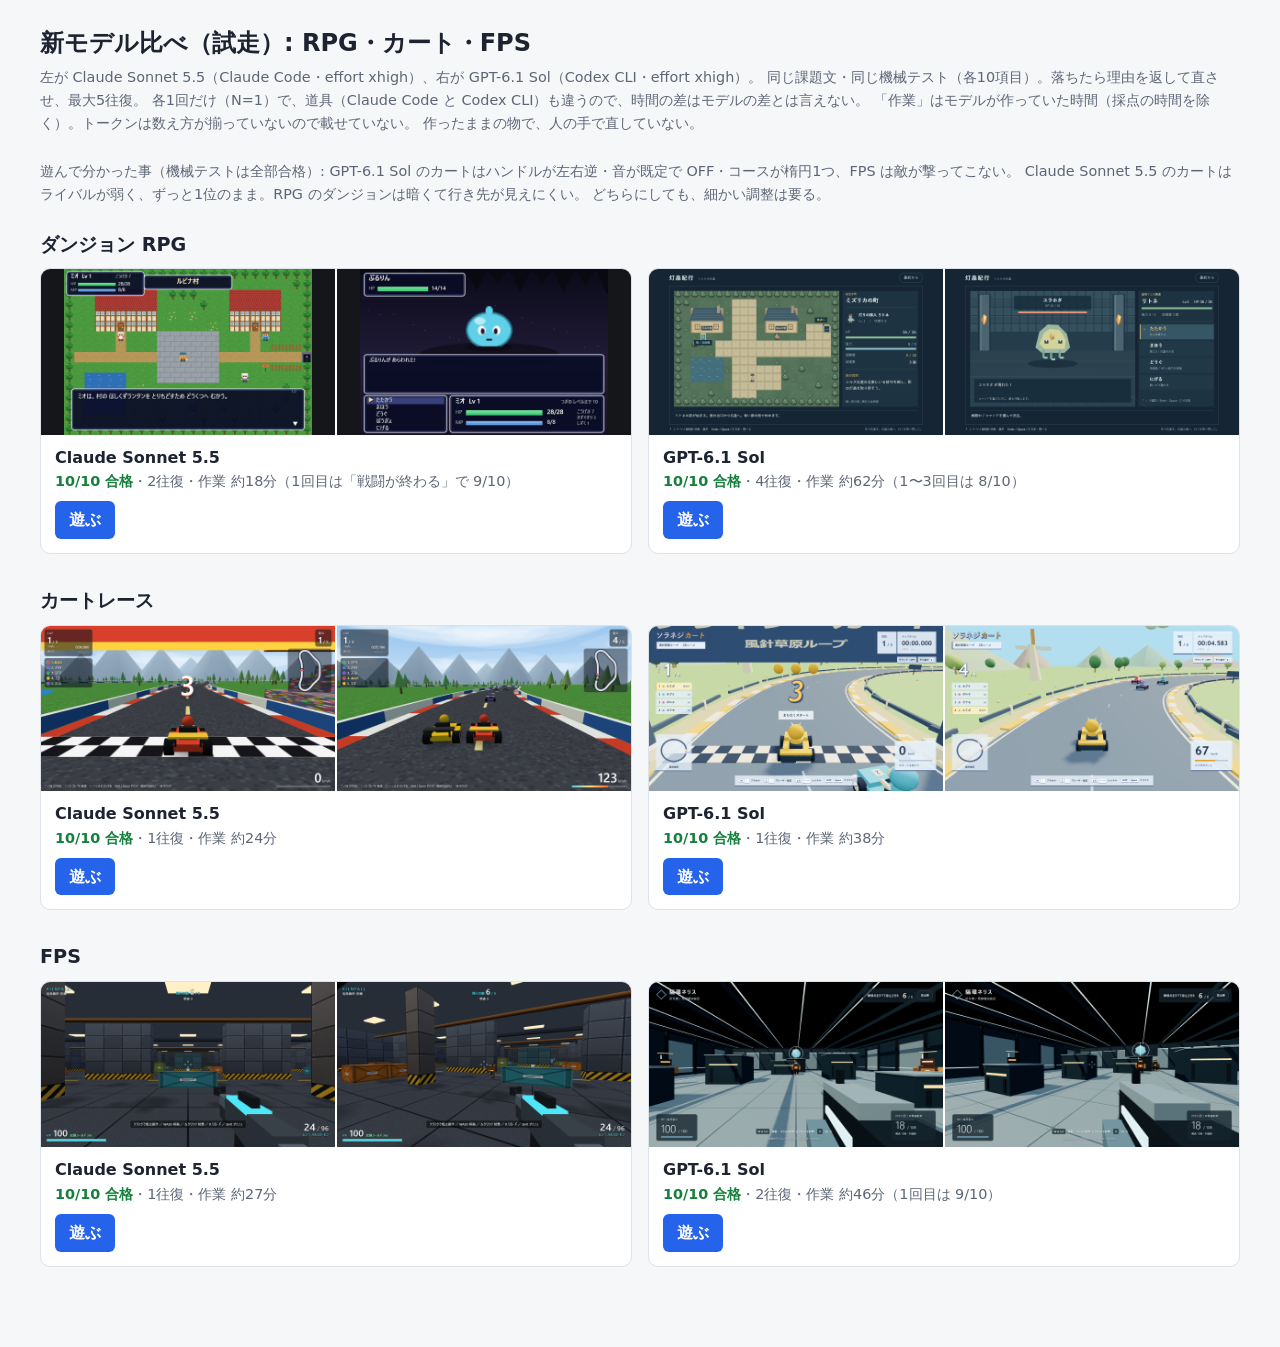
<file: index.html>
<!doctype html>
<html lang="ja">
<head>
<meta charset="utf-8">
<meta name="viewport" content="width=device-width, initial-scale=1">
<title>新モデル比べ 試走</title>
<style>
  :root { --bg: #f6f7f9; --fg: #1d2330; --muted: #5d6677; --card: #fff; --line: #dde1e8; --accent: #2563eb; --ok: #15803d; }
  @media (prefers-color-scheme: dark) { :root { --bg: #12151b; --fg: #e6e9ef; --muted: #98a1b3; --card: #1b2029; --line: #2c3340; --accent: #7aa7ff; --ok: #4ade80; } }
  body { margin: 0; background: var(--bg); color: var(--fg); font-family: "Noto Sans JP", system-ui, sans-serif; line-height: 1.6; }
  main { max-width: 1200px; margin: 0 auto; padding: 24px 16px 48px; }
  h1 { font-size: 1.5rem; margin: 0 0 4px; }
  .note { color: var(--muted); font-size: .9rem; margin: 0 0 24px; }
  section { margin-bottom: 32px; }
  h2 { font-size: 1.2rem; margin: 0 0 8px; }
  .pair { display: grid; grid-template-columns: 1fr 1fr; gap: 16px; }
  @media (max-width: 760px) { .pair { grid-template-columns: 1fr; } }
  .card { background: var(--card); border: 1px solid var(--line); border-radius: 10px; overflow: hidden; }
  .card img { display: block; width: 100%; aspect-ratio: 16 / 9; object-fit: cover; }
  .body { padding: 10px 14px 14px; }
  .who { font-weight: 700; }
  .stats { color: var(--muted); font-size: .9rem; }
  .pass { color: var(--ok); font-weight: 700; }
  a.play { display: inline-block; margin-top: 8px; padding: 6px 14px; border-radius: 6px; background: var(--accent); color: #fff; text-decoration: none; font-weight: 700; }
  @media (prefers-color-scheme: dark) { a.play { color: #0b1020; } }
  .thumbs { display: grid; grid-template-columns: 1fr 1fr; gap: 2px; }
</style>
</head>
<body>
<main>
  <h1>新モデル比べ（試走）: RPG・カート・FPS</h1>
  <p class="note">
    左が Claude Sonnet 5.5（Claude Code・effort xhigh）、右が GPT-6.1 Sol（Codex CLI・effort xhigh）。
    同じ課題文・同じ機械テスト（各10項目）。落ちたら理由を返して直させ、最大5往復。
    各1回だけ（N=1）で、道具（Claude Code と Codex CLI）も違うので、時間の差はモデルの差とは言えない。
    「作業」はモデルが作っていた時間（採点の時間を除く）。トークンは数え方が揃っていないので載せていない。
    作ったままの物で、人の手で直していない。
  </p>
  <p class="note">
    遊んで分かった事（機械テストは全部合格）: GPT-6.1 Sol のカートはハンドルが左右逆・音が既定で OFF・コースが楕円1つ、FPS は敵が撃ってこない。
    Claude Sonnet 5.5 のカートはライバルが弱く、ずっと1位のまま。RPG のダンジョンは暗くて行き先が見えにくい。
    どちらにしても、細かい調整は要る。
  </p>

  <section>
    <h2>ダンジョン RPG</h2>
    <div class="pair">
      <div class="card">
        <div class="thumbs"><img src="screenshots/rpg-sonnet-1.png" alt="Sonnet RPG 開始画面"><img src="screenshots/rpg-sonnet-2.png" alt="Sonnet RPG 戦闘画面"></div>
        <div class="body"><div class="who">Claude Sonnet 5.5</div>
          <div class="stats"><span class="pass">10/10 合格</span>・2往復・作業 約18分（1回目は「戦闘が終わる」で 9/10）</div>
          <a class="play" href="sonnet-5.5/rpg/" target="_blank">遊ぶ</a></div>
      </div>
      <div class="card">
        <div class="thumbs"><img src="screenshots/rpg-codex-1.png" alt="Sol RPG 開始画面"><img src="screenshots/rpg-codex-2.png" alt="Sol RPG 戦闘画面"></div>
        <div class="body"><div class="who">GPT-6.1 Sol</div>
          <div class="stats"><span class="pass">10/10 合格</span>・4往復・作業 約62分（1〜3回目は 8/10）</div>
          <a class="play" href="gpt-6.1-sol/rpg/" target="_blank">遊ぶ</a></div>
      </div>
    </div>
  </section>

  <section>
    <h2>カートレース</h2>
    <div class="pair">
      <div class="card">
        <div class="thumbs"><img src="screenshots/kart-sonnet-1.png" alt="Sonnet カート 開始画面"><img src="screenshots/kart-sonnet-2.png" alt="Sonnet カート 走行中"></div>
        <div class="body"><div class="who">Claude Sonnet 5.5</div>
          <div class="stats"><span class="pass">10/10 合格</span>・1往復・作業 約24分</div>
          <a class="play" href="sonnet-5.5/kart/" target="_blank">遊ぶ</a></div>
      </div>
      <div class="card">
        <div class="thumbs"><img src="screenshots/kart-codex-1.png" alt="Sol カート 開始画面"><img src="screenshots/kart-codex-2.png" alt="Sol カート 走行中"></div>
        <div class="body"><div class="who">GPT-6.1 Sol</div>
          <div class="stats"><span class="pass">10/10 合格</span>・1往復・作業 約38分</div>
          <a class="play" href="gpt-6.1-sol/kart/" target="_blank">遊ぶ</a></div>
      </div>
    </div>
  </section>

  <section>
    <h2>FPS</h2>
    <div class="pair">
      <div class="card">
        <div class="thumbs"><img src="screenshots/fps-sonnet-1.png" alt="Sonnet FPS 開始画面"><img src="screenshots/fps-sonnet-2.png" alt="Sonnet FPS 照準"></div>
        <div class="body"><div class="who">Claude Sonnet 5.5</div>
          <div class="stats"><span class="pass">10/10 合格</span>・1往復・作業 約27分</div>
          <a class="play" href="sonnet-5.5/fps/" target="_blank">遊ぶ</a></div>
      </div>
      <div class="card">
        <div class="thumbs"><img src="screenshots/fps-codex-1.png" alt="Sol FPS 開始画面"><img src="screenshots/fps-codex-2.png" alt="Sol FPS 照準"></div>
        <div class="body"><div class="who">GPT-6.1 Sol</div>
          <div class="stats"><span class="pass">10/10 合格</span>・2往復・作業 約46分（1回目は 9/10）</div>
          <a class="play" href="gpt-6.1-sol/fps/" target="_blank">遊ぶ</a></div>
      </div>
    </div>
  </section>
</main>
</body>
</html>
</file>
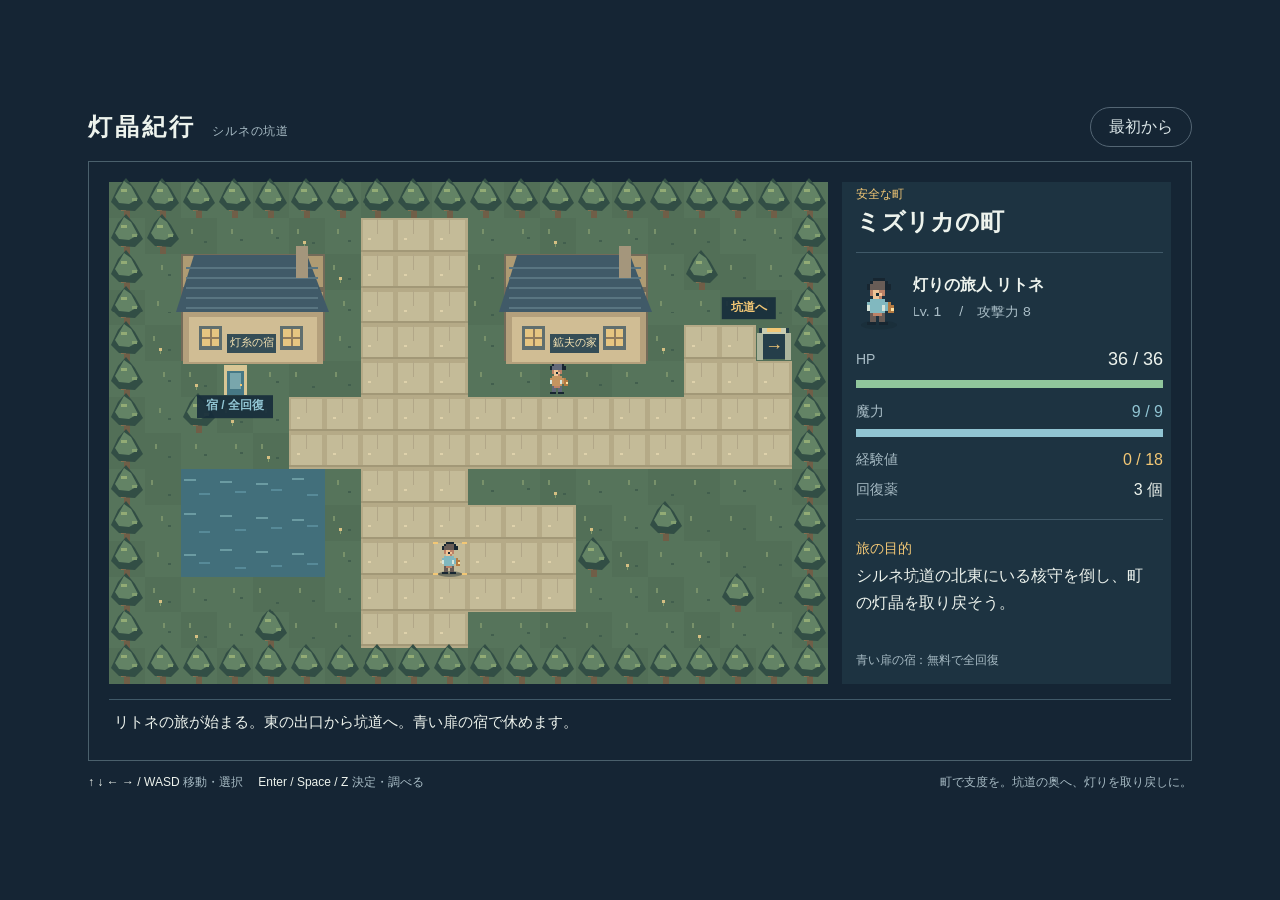
<file: gpt-6.1-sol/rpg/index.html>
<!doctype html>
<html lang="ja">
<head>
  <meta charset="utf-8">
  <meta name="viewport" content="width=device-width, initial-scale=1">
  <meta name="theme-color" content="#152534">
  <link rel="icon" href="data:,">
  <title>灯晶紀行 — シルネの坑道</title>
  <style>
    :root { color-scheme: dark; font-family: "Yu Gothic", "Meiryo", sans-serif; background: #152534; color: #edf3ed; }
    * { box-sizing: border-box; }
    body { margin: 0; min-height: 100svh; display: flex; flex-direction: column; justify-content: center; padding: 16px 24px; }
    main { width: min(1104px, 100%); margin: 0 auto; }
    header { display: flex; align-items: center; justify-content: space-between; gap: 16px; margin-bottom: 14px; }
    h1 { font-size: 24px; font-weight: 600; margin: 0; letter-spacing: .13em; }
    h1 span { margin-left: 16px; color: #a8bcc5; font-size: 12px; font-weight: 400; letter-spacing: .06em; }
    button { font: inherit; cursor: pointer; color: #dae5e7; border: 1px solid #546674; background: transparent; border-radius: 999px; min-height: 40px; padding: 8px 18px; }
    button:hover { background: #294353; }
    button:focus-visible, canvas:focus-visible { outline: 2px solid #f2c775; outline-offset: 4px; }
    canvas { display: block; width: 100%; height: auto; aspect-ratio: 1104 / 600; background: #172936; image-rendering: pixelated; border: 1px solid #4a606c; }
    footer { display: flex; justify-content: space-between; gap: 12px; margin-top: 12px; color: #a8bcc5; font-size: 12px; line-height: 1.6; }
    kbd { font: inherit; color: #edf3ed; }
    .touch { display: none; justify-content: space-between; gap: 12px; margin-top: 16px; }
    .dpad { display: grid; grid-template-columns: repeat(3, 44px); gap: 4px; }
    .dpad button { padding: 0; border-radius: 8px; min-height: 44px; }
    .dpad button:first-child { grid-column: 2; }
    .dpad button:nth-child(2) { grid-column: 1; }
    .confirm { background: #365c69; align-self: center; min-height: 48px; }
    @media (max-width: 700px) {
      body { padding: 16px 10px; justify-content: flex-start; }
      h1 { font-size: 20px; }
      h1 span { display: block; margin: 4px 0 0; font-size: 10px; }
      footer { flex-direction: column; gap: 2px; }
      .touch { display: flex; }
    }
    @media (pointer: coarse) { .touch { display: flex; } }
  </style>
</head>
<body>
  <main>
    <header>
      <h1>灯晶紀行<span>シルネの坑道</span></h1>
      <button id="restart" type="button">最初から</button>
    </header>
    <canvas id="game" width="1104" height="600" tabindex="0" aria-label="灯晶紀行。矢印キーか WASD で移動。戦闘は上下で選び、Enter・Space・Z で決定。"></canvas>
    <div class="touch" aria-label="ゲーム操作">
      <div class="dpad">
        <button data-key="ArrowUp" aria-label="上">↑</button>
        <button data-key="ArrowLeft" aria-label="左">←</button>
        <button data-key="ArrowDown" aria-label="下">↓</button>
        <button data-key="ArrowRight" aria-label="右">→</button>
      </div>
      <button class="confirm" data-key="Enter">決定 / 調べる</button>
    </div>
    <footer>
      <span><kbd>↑ ↓ ← → / WASD</kbd> 移動・選択　 <kbd>Enter / Space / Z</kbd> 決定・調べる</span>
      <span>町で支度を。坑道の奥へ、灯りを取り戻しに。</span>
    </footer>
    <p id="status" role="status" aria-live="polite" style="position:absolute;width:1px;height:1px;overflow:hidden;clip-path:inset(50%);"></p>
  </main>
  <script type="module" src="./src/main.js"></script>
</body>
</html>
</file>
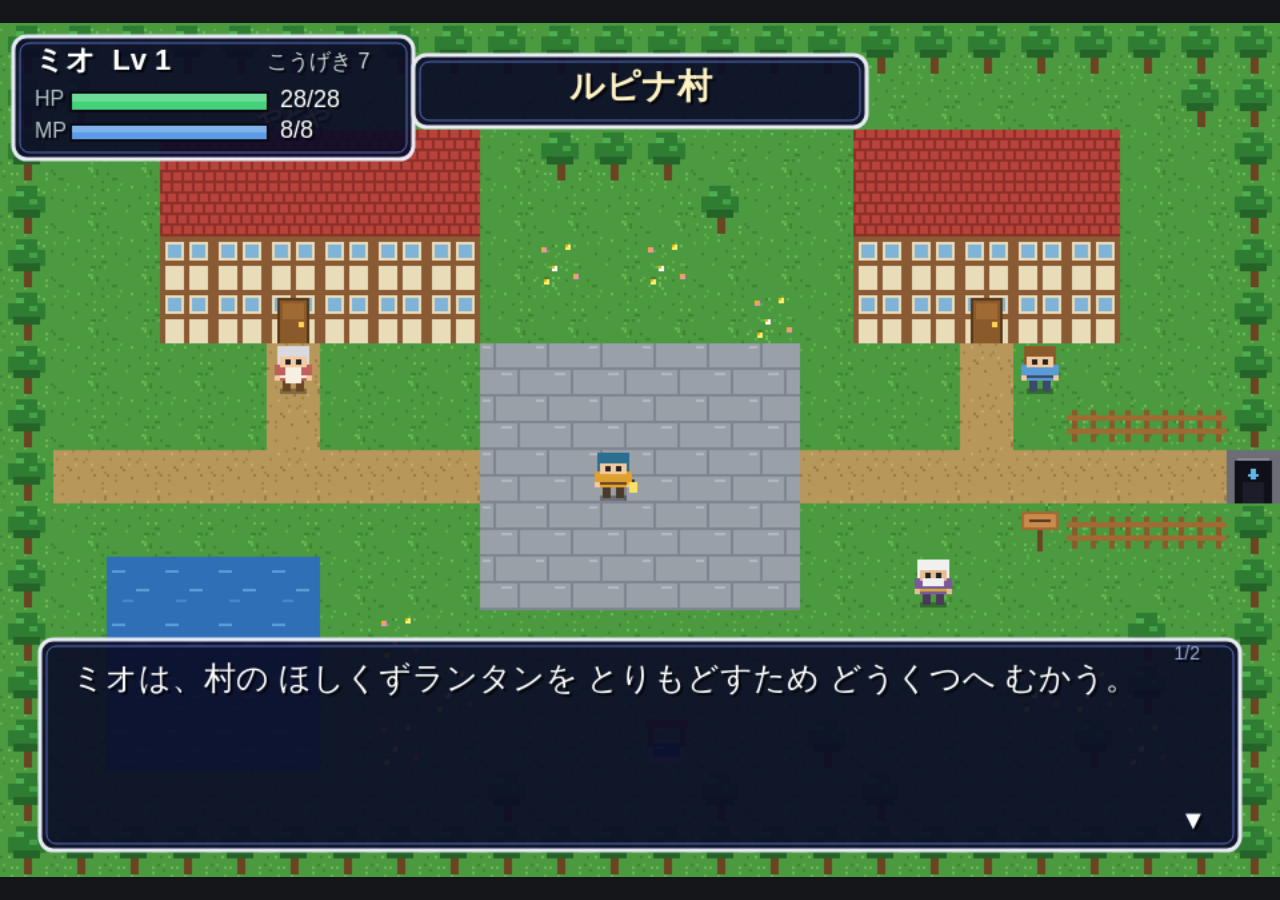
<file: sonnet-5.5/rpg/index.html>
<!doctype html>
<html lang="ja">
<head>
  <meta charset="utf-8">
  <meta name="viewport" content="width=device-width, initial-scale=1">
  <title>ほしくずランタン</title>
  <link rel="icon" href="data:,">
  <style>
    html, body { margin: 0; height: 100%; background: #14161a; overflow: hidden; font-family: system-ui, sans-serif; }
    body { display: flex; align-items: center; justify-content: center; }
    canvas { display: block; width: min(100vw, calc(100vh * 1.5)); height: auto; }
  </style>
</head>
<body>
  <canvas id="game" width="960" height="640"></canvas>
  <!-- ビルド不要。file:// でも動くよう、module ではなく普通の script を順に読む -->
  <script src="./src/data.js"></script>
  <script src="./src/sound.js"></script>
  <script src="./src/art.js"></script>
  <script src="./src/game.js"></script>
  <script src="./src/render.js"></script>
  <script src="./src/main.js"></script>
</body>
</html>
</file>
